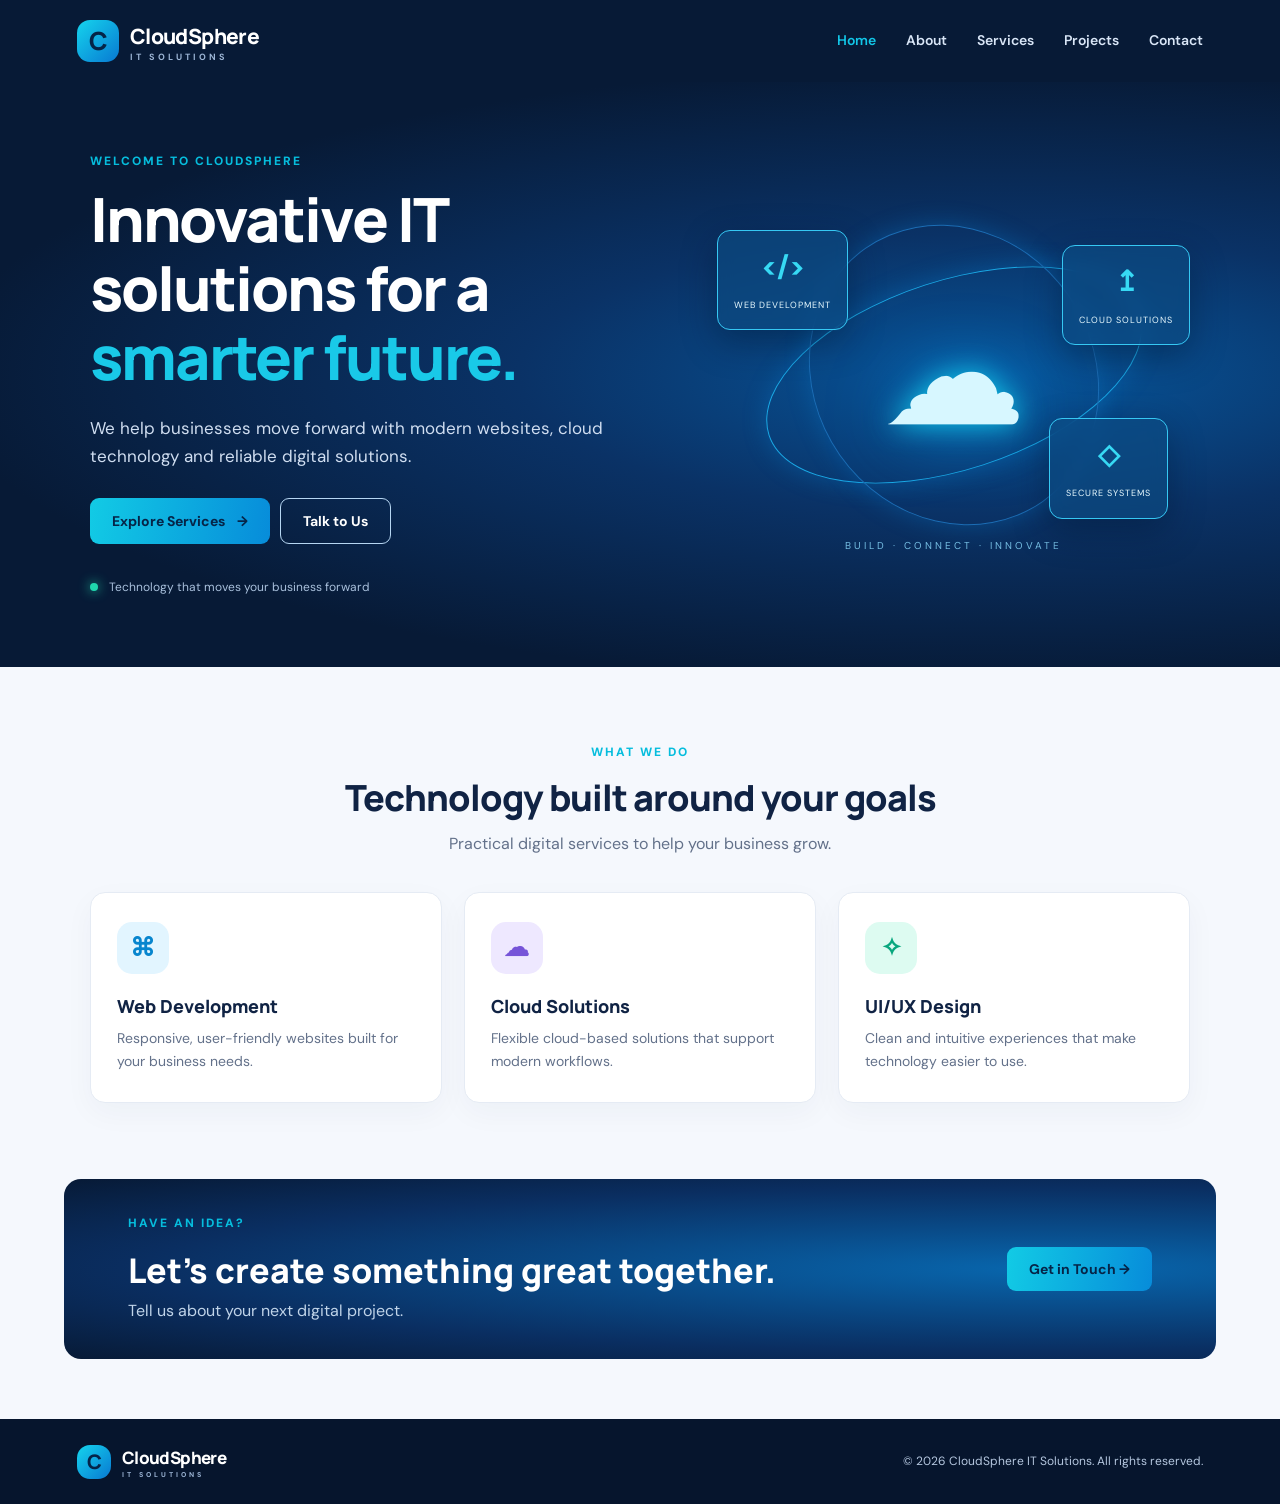
<file: CloudSphere-IT-Solutions/index.html>
<!DOCTYPE html>
<html lang="en">
<head>
  <meta charset="UTF-8">
  <meta name="viewport" content="width=device-width, initial-scale=1.0">
  <meta name="description" content="CloudSphere IT Solutions delivers modern web, cloud and digital technology solutions.">
  <title>CloudSphere IT Solutions | Home</title>
  <link rel="stylesheet" href="style.css">
  <script src="script.js" defer></script>
</head>
<body>
<header class="site-header">
  <a class="brand" href="index.html"><span class="brand-mark">C</span><span>CloudSphere<small>IT SOLUTIONS</small></span></a>
  <button class="menu-toggle" aria-label="Toggle navigation" aria-expanded="false">☰</button>
  <nav class="nav-links">
    <a class="active" href="index.html">Home</a><a href="about.html">About</a>
    <a href="services.html">Services</a><a href="projects.html">Projects</a><a href="contact.html">Contact</a>
  </nav>
</header>
<main>
  <section class="hero">
    <div class="hero-copy">
      <p class="eyebrow">WELCOME TO CLOUDSPHERE</p>
      <h1>Innovative IT solutions for a <span>smarter future.</span></h1>
      <p class="hero-text">We help businesses move forward with modern websites, cloud technology and reliable digital solutions.</p>
      <div class="hero-actions"><a class="btn" href="services.html">Explore Services <span>→</span></a><a class="btn btn-ghost" href="contact.html">Talk to Us</a></div>
      <div class="hero-note"><span class="status-dot"></span> Technology that moves your business forward</div>
    </div>
    <div class="hero-art" aria-label="Abstract cloud technology illustration">
      <div class="orbit orbit-one"></div><div class="orbit orbit-two"></div>
      <div class="cloud-symbol">☁</div>
      <div class="glass-card card-code"><span> &lt;/&gt; </span><small>WEB DEVELOPMENT</small></div>
      <div class="glass-card card-cloud"><span>↥</span><small>CLOUD SOLUTIONS</small></div>
      <div class="glass-card card-shield"><span>◇</span><small>SECURE SYSTEMS</small></div>
      <div class="art-caption">BUILD · CONNECT · INNOVATE</div>
    </div>
  </section>
  <section class="section">
    <div class="section-heading"><p class="eyebrow">WHAT WE DO</p><h2>Technology built around your goals</h2><p>Practical digital services to help your business grow.</p></div>
    <div class="card-grid">
      <article class="feature-card"><div class="icon-bubble">⌘</div><h3>Web Development</h3><p>Responsive, user-friendly websites built for your business needs.</p></article>
      <article class="feature-card"><div class="icon-bubble purple">☁</div><h3>Cloud Solutions</h3><p>Flexible cloud-based solutions that support modern workflows.</p></article>
      <article class="feature-card"><div class="icon-bubble green">✧</div><h3>UI/UX Design</h3><p>Clean and intuitive experiences that make technology easier to use.</p></article>
    </div>
  </section>
  <section class="cta-band"><div><p class="eyebrow">HAVE AN IDEA?</p><h2>Let's create something great together.</h2><p>Tell us about your next digital project.</p></div><a class="btn" href="contact.html">Get in Touch →</a></section>
</main>
<footer class="footer"><a class="brand footer-brand" href="index.html"><span class="brand-mark">C</span><span>CloudSphere<small>IT SOLUTIONS</small></span></a><p>© 2026 CloudSphere IT Solutions. All rights reserved.</p></footer>
</body></html>
</file>
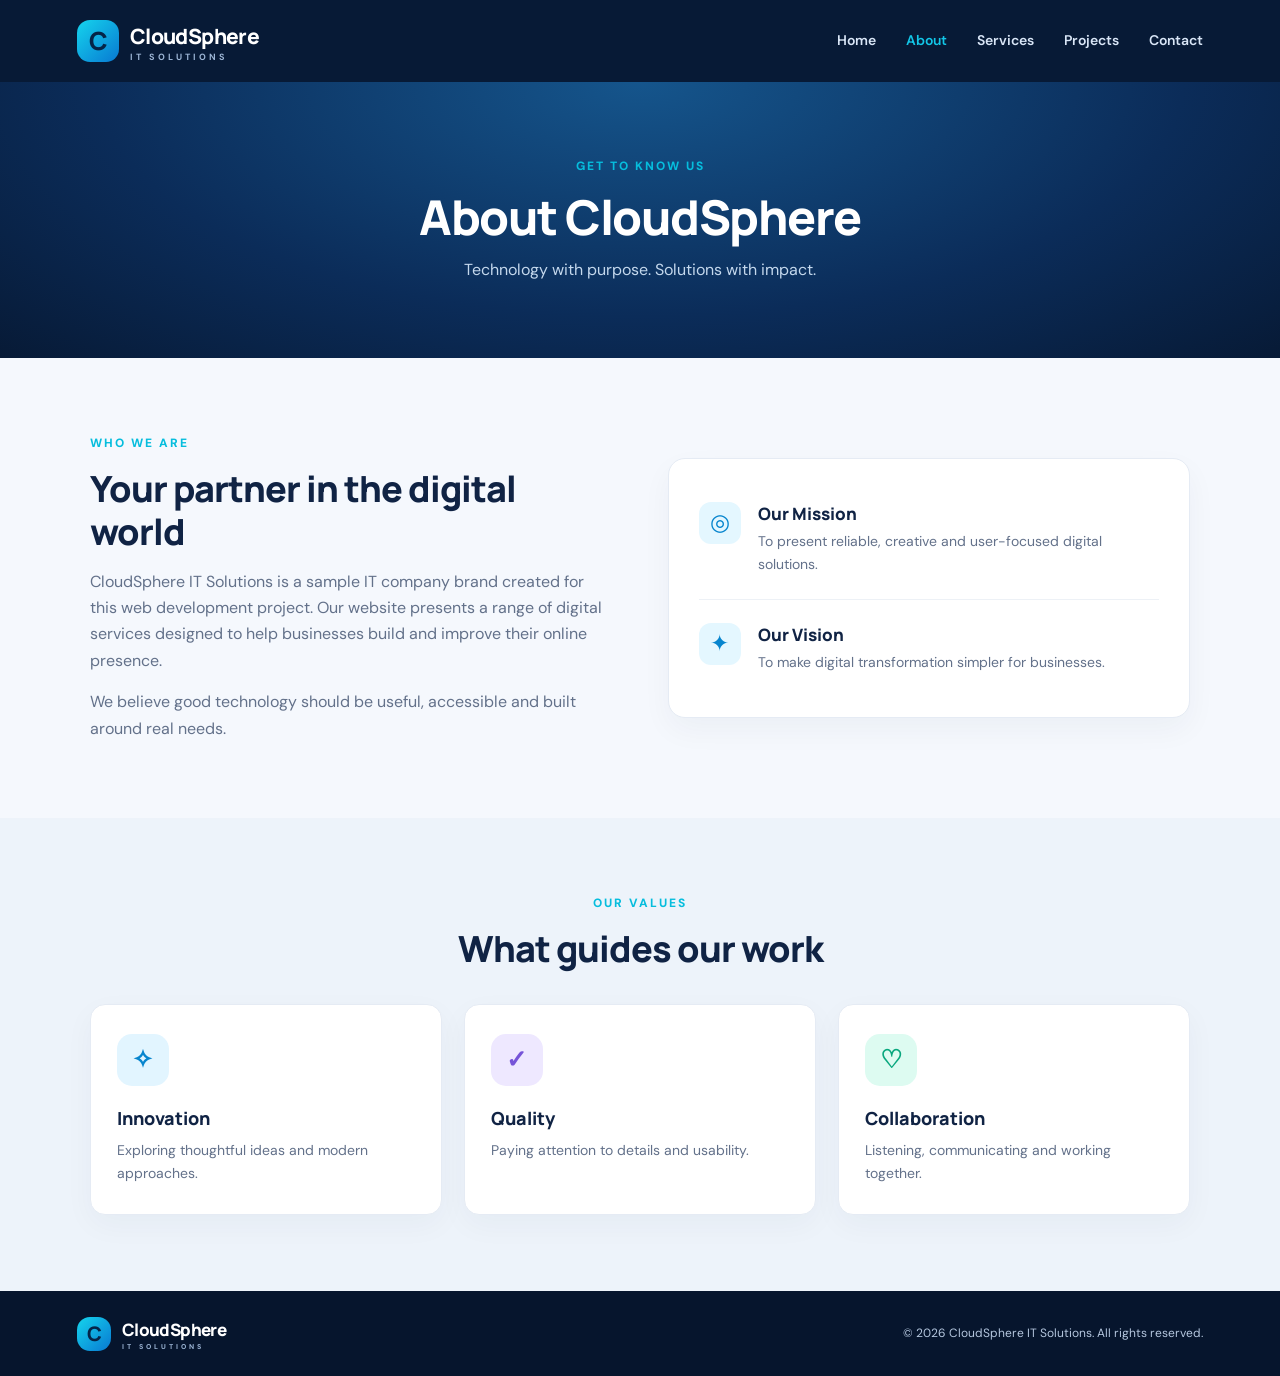
<file: CloudSphere-IT-Solutions/about.html>
<!DOCTYPE html>
<html lang="en"><head><meta charset="UTF-8"><meta name="viewport" content="width=device-width, initial-scale=1.0"><meta name="description" content="Learn about CloudSphere IT Solutions."><title>About | CloudSphere IT Solutions</title><link rel="stylesheet" href="style.css"><script src="script.js" defer></script></head>
<body>
<header class="site-header"><a class="brand" href="index.html"><span class="brand-mark">C</span><span>CloudSphere<small>IT SOLUTIONS</small></span></a><button class="menu-toggle" aria-label="Toggle navigation" aria-expanded="false">☰</button><nav class="nav-links"><a href="index.html">Home</a><a class="active" href="about.html">About</a><a href="services.html">Services</a><a href="projects.html">Projects</a><a href="contact.html">Contact</a></nav></header>
<main><section class="page-hero"><p class="eyebrow">GET TO KNOW US</p><h1>About CloudSphere</h1><p>Technology with purpose. Solutions with impact.</p></section>
<section class="section split-section"><div><p class="eyebrow">WHO WE ARE</p><h2>Your partner in the digital world</h2><p>CloudSphere IT Solutions is a sample IT company brand created for this web development project. Our website presents a range of digital services designed to help businesses build and improve their online presence.</p><p>We believe good technology should be useful, accessible and built around real needs.</p></div><div class="mission-panel"><div class="mission-item"><span>◎</span><div><h3>Our Mission</h3><p>To present reliable, creative and user-focused digital solutions.</p></div></div><div class="mission-item"><span>✦</span><div><h3>Our Vision</h3><p>To make digital transformation simpler for businesses.</p></div></div></div></section>
<section class="section soft-section"><div class="section-heading"><p class="eyebrow">OUR VALUES</p><h2>What guides our work</h2></div><div class="card-grid"><article class="feature-card"><div class="icon-bubble">✧</div><h3>Innovation</h3><p>Exploring thoughtful ideas and modern approaches.</p></article><article class="feature-card"><div class="icon-bubble purple">✓</div><h3>Quality</h3><p>Paying attention to details and usability.</p></article><article class="feature-card"><div class="icon-bubble green">♡</div><h3>Collaboration</h3><p>Listening, communicating and working together.</p></article></div></section></main>
<footer class="footer"><a class="brand footer-brand" href="index.html"><span class="brand-mark">C</span><span>CloudSphere<small>IT SOLUTIONS</small></span></a><p>© 2026 CloudSphere IT Solutions. All rights reserved.</p></footer></body></html>
</file>
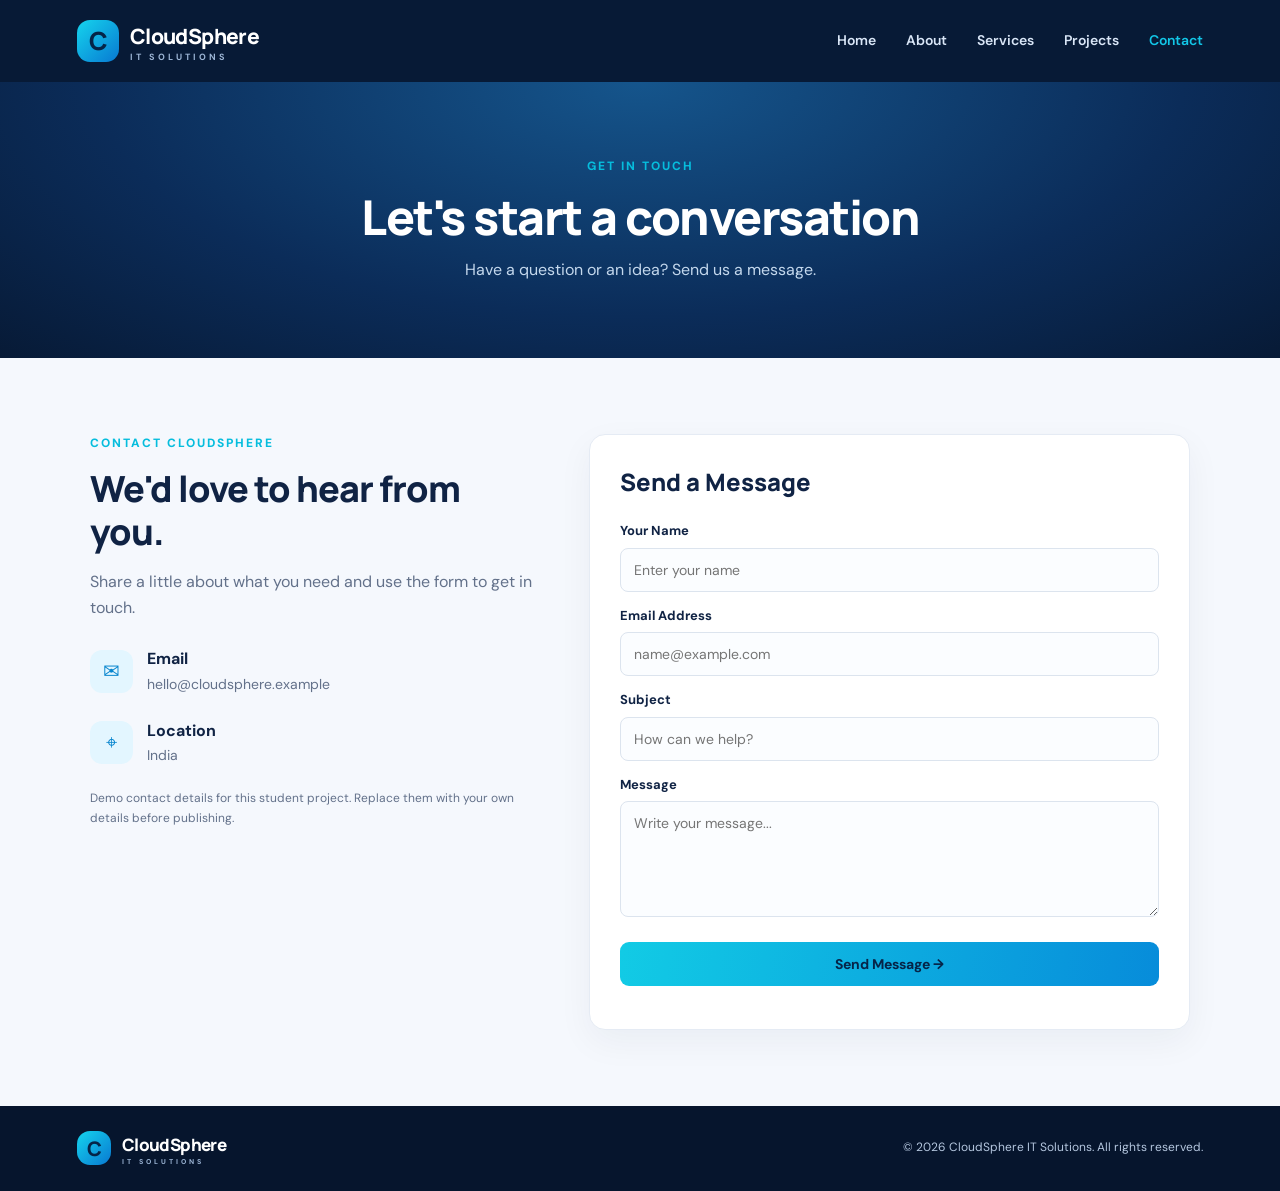
<file: CloudSphere-IT-Solutions/contact.html>
<!DOCTYPE html>
<html lang="en"><head><meta charset="UTF-8"><meta name="viewport" content="width=device-width, initial-scale=1.0"><meta name="description" content="Contact CloudSphere IT Solutions."><title>Contact | CloudSphere IT Solutions</title><link rel="stylesheet" href="style.css"><script src="script.js" defer></script></head>
<body>
<header class="site-header"><a class="brand" href="index.html"><span class="brand-mark">C</span><span>CloudSphere<small>IT SOLUTIONS</small></span></a><button class="menu-toggle" aria-label="Toggle navigation" aria-expanded="false">☰</button><nav class="nav-links"><a href="index.html">Home</a><a href="about.html">About</a><a href="services.html">Services</a><a href="projects.html">Projects</a><a class="active" href="contact.html">Contact</a></nav></header>
<main><section class="page-hero"><p class="eyebrow">GET IN TOUCH</p><h1>Let's start a conversation</h1><p>Have a question or an idea? Send us a message.</p></section>
<section class="section contact-layout"><div class="contact-copy"><p class="eyebrow">CONTACT CLOUDSPHERE</p><h2>We'd love to hear from you.</h2><p>Share a little about what you need and use the form to get in touch.</p><div class="contact-detail"><span>✉</span><div><b>Email</b><p>hello@cloudsphere.example</p></div></div><div class="contact-detail"><span>⌖</span><div><b>Location</b><p>India</p></div></div><p class="small-note">Demo contact details for this student project. Replace them with your own details before publishing.</p></div>
<form class="contact-form" id="contactForm" novalidate><h2>Send a Message</h2><label for="name">Your Name</label><input id="name" name="name" type="text" placeholder="Enter your name" required><label for="email">Email Address</label><input id="email" name="email" type="email" placeholder="name@example.com" required><label for="subject">Subject</label><input id="subject" name="subject" type="text" placeholder="How can we help?" required><label for="message">Message</label><textarea id="message" name="message" rows="5" placeholder="Write your message..." required></textarea><button class="btn submit-btn" type="submit">Send Message →</button><p id="formMessage" class="form-message" role="status" aria-live="polite"></p></form></section></main>
<footer class="footer"><a class="brand footer-brand" href="index.html"><span class="brand-mark">C</span><span>CloudSphere<small>IT SOLUTIONS</small></span></a><p>© 2026 CloudSphere IT Solutions. All rights reserved.</p></footer></body></html>
</file>
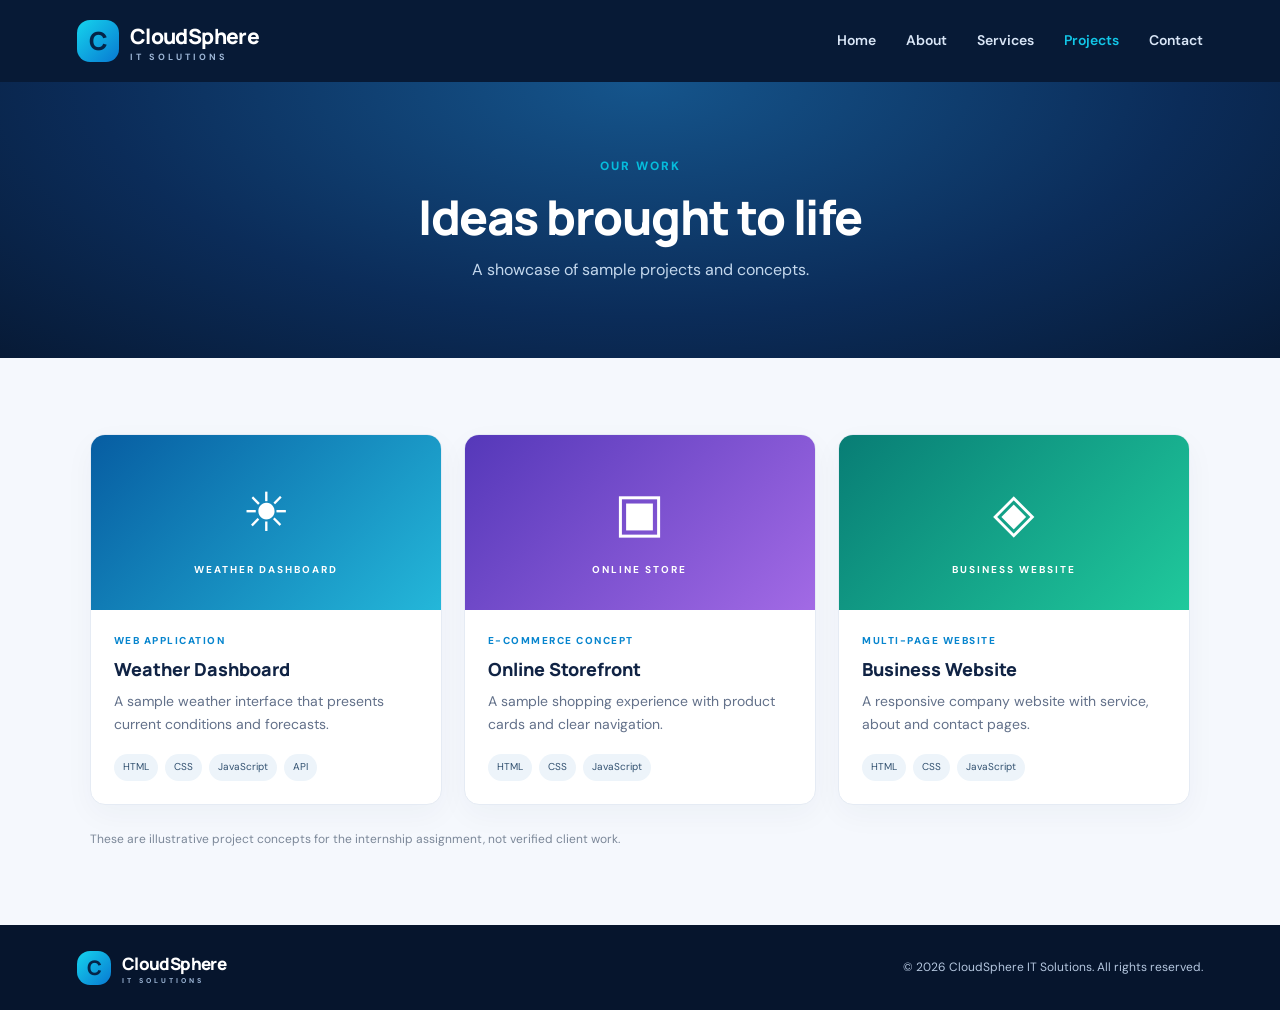
<file: CloudSphere-IT-Solutions/projects.html>
<!DOCTYPE html>
<html lang="en"><head><meta charset="UTF-8"><meta name="viewport" content="width=device-width, initial-scale=1.0"><meta name="description" content="Sample project showcase for CloudSphere IT Solutions."><title>Projects | CloudSphere IT Solutions</title><link rel="stylesheet" href="style.css"><script src="script.js" defer></script></head>
<body>
<header class="site-header"><a class="brand" href="index.html"><span class="brand-mark">C</span><span>CloudSphere<small>IT SOLUTIONS</small></span></a><button class="menu-toggle" aria-label="Toggle navigation" aria-expanded="false">☰</button><nav class="nav-links"><a href="index.html">Home</a><a href="about.html">About</a><a href="services.html">Services</a><a class="active" href="projects.html">Projects</a><a href="contact.html">Contact</a></nav></header>
<main><section class="page-hero"><p class="eyebrow">OUR WORK</p><h1>Ideas brought to life</h1><p>A showcase of sample projects and concepts.</p></section>
<section class="section"><div class="card-grid">
<article class="project-card"><div class="project-visual weather-visual"><span>☀</span><small>WEATHER DASHBOARD</small></div><div class="project-body"><p class="project-type">WEB APPLICATION</p><h3>Weather Dashboard</h3><p>A sample weather interface that presents current conditions and forecasts.</p><div class="tags"><span>HTML</span><span>CSS</span><span>JavaScript</span><span>API</span></div></div></article>
<article class="project-card"><div class="project-visual shop-visual"><span>▣</span><small>ONLINE STORE</small></div><div class="project-body"><p class="project-type">E-COMMERCE CONCEPT</p><h3>Online Storefront</h3><p>A sample shopping experience with product cards and clear navigation.</p><div class="tags"><span>HTML</span><span>CSS</span><span>JavaScript</span></div></div></article>
<article class="project-card"><div class="project-visual business-visual"><span>◈</span><small>BUSINESS WEBSITE</small></div><div class="project-body"><p class="project-type">MULTI-PAGE WEBSITE</p><h3>Business Website</h3><p>A responsive company website with service, about and contact pages.</p><div class="tags"><span>HTML</span><span>CSS</span><span>JavaScript</span></div></div></article>
</div><p class="disclaimer">These are illustrative project concepts for the internship assignment, not verified client work.</p></section></main>
<footer class="footer"><a class="brand footer-brand" href="index.html"><span class="brand-mark">C</span><span>CloudSphere<small>IT SOLUTIONS</small></span></a><p>© 2026 CloudSphere IT Solutions. All rights reserved.</p></footer></body></html>
</file>
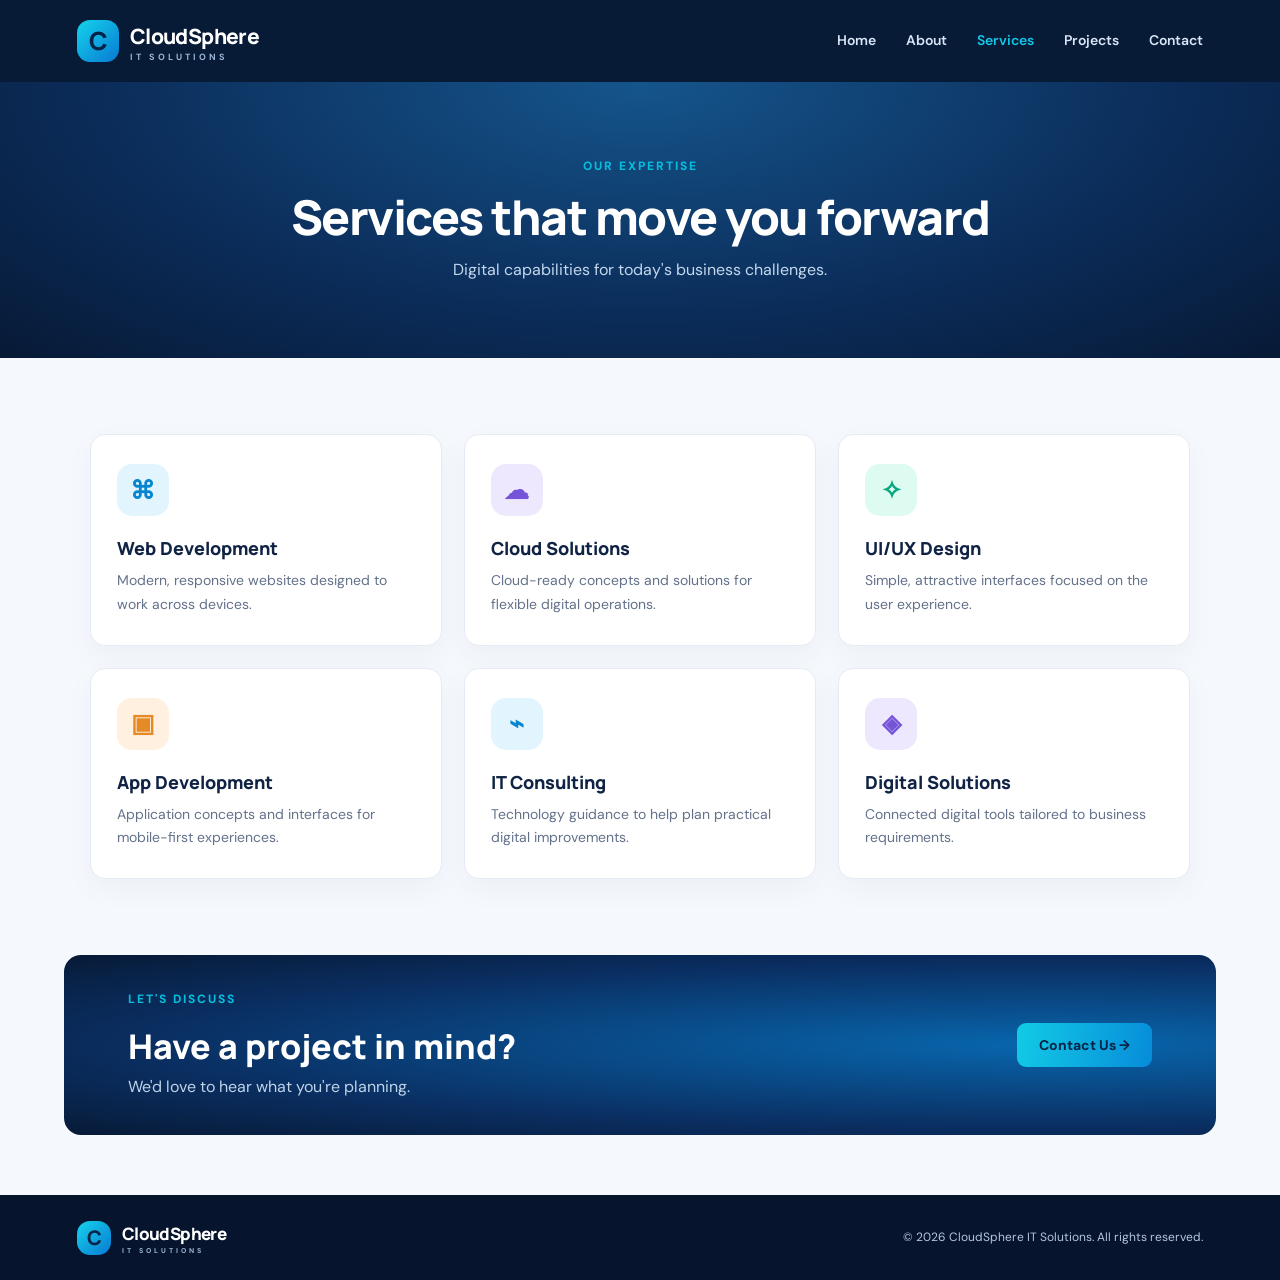
<file: CloudSphere-IT-Solutions/services.html>
<!DOCTYPE html>
<html lang="en"><head><meta charset="UTF-8"><meta name="viewport" content="width=device-width, initial-scale=1.0"><meta name="description" content="Explore CloudSphere IT Solutions services."><title>Services | CloudSphere IT Solutions</title><link rel="stylesheet" href="style.css"><script src="script.js" defer></script></head>
<body>
<header class="site-header"><a class="brand" href="index.html"><span class="brand-mark">C</span><span>CloudSphere<small>IT SOLUTIONS</small></span></a><button class="menu-toggle" aria-label="Toggle navigation" aria-expanded="false">☰</button><nav class="nav-links"><a href="index.html">Home</a><a href="about.html">About</a><a class="active" href="services.html">Services</a><a href="projects.html">Projects</a><a href="contact.html">Contact</a></nav></header>
<main><section class="page-hero"><p class="eyebrow">OUR EXPERTISE</p><h1>Services that move you forward</h1><p>Digital capabilities for today's business challenges.</p></section>
<section class="section"><div class="card-grid services-grid">
<article class="feature-card"><div class="icon-bubble">⌘</div><h3>Web Development</h3><p>Modern, responsive websites designed to work across devices.</p></article>
<article class="feature-card"><div class="icon-bubble purple">☁</div><h3>Cloud Solutions</h3><p>Cloud-ready concepts and solutions for flexible digital operations.</p></article>
<article class="feature-card"><div class="icon-bubble green">✧</div><h3>UI/UX Design</h3><p>Simple, attractive interfaces focused on the user experience.</p></article>
<article class="feature-card"><div class="icon-bubble orange">▣</div><h3>App Development</h3><p>Application concepts and interfaces for mobile-first experiences.</p></article>
<article class="feature-card"><div class="icon-bubble">⌁</div><h3>IT Consulting</h3><p>Technology guidance to help plan practical digital improvements.</p></article>
<article class="feature-card"><div class="icon-bubble purple">◈</div><h3>Digital Solutions</h3><p>Connected digital tools tailored to business requirements.</p></article>
</div></section><section class="cta-band"><div><p class="eyebrow">LET'S DISCUSS</p><h2>Have a project in mind?</h2><p>We'd love to hear what you're planning.</p></div><a class="btn" href="contact.html">Contact Us →</a></section></main>
<footer class="footer"><a class="brand footer-brand" href="index.html"><span class="brand-mark">C</span><span>CloudSphere<small>IT SOLUTIONS</small></span></a><p>© 2026 CloudSphere IT Solutions. All rights reserved.</p></footer></body></html>
</file>
<file: CloudSphere-IT-Solutions/style.css>
@import url('https://fonts.googleapis.com/css2?family=DM+Sans:wght@400;500;600;700;800&family=Manrope:wght@400;500;600;700;800&display=swap');
:root{--navy:#071a36;--navy2:#0b2c59;--blue:#087fce;--cyan:#12c7e8;--ink:#102344;--muted:#63718a;--paper:#f5f8fd;--white:#fff}
*{box-sizing:border-box;margin:0;padding:0}
html{scroll-behavior:smooth}
body{font-family:'DM Sans',Arial,sans-serif;color:var(--ink);background:var(--paper);line-height:1.65}
a{color:inherit}
.site-header{min-height:82px;background:var(--navy);display:flex;align-items:center;justify-content:space-between;padding:14px 6%;gap:24px;position:relative;z-index:5}
.brand{display:flex;align-items:center;gap:11px;text-decoration:none;color:white;font-family:Manrope,sans-serif;font-weight:800;font-size:21px;letter-spacing:-.6px}
.brand small{display:block;font:700 9px 'DM Sans',sans-serif;letter-spacing:3px;color:#9db6d6;margin-top:-2px}
.brand-mark{width:42px;height:42px;border-radius:13px;background:linear-gradient(135deg,#15d4ed,#0879d2);display:grid;place-items:center;color:#052448;font-size:25px;font-weight:800}
.nav-links{display:flex;align-items:center;gap:30px}
.nav-links a{text-decoration:none;color:#d9e6f7;font-size:14px;font-weight:600;transition:.2s}
.nav-links a:hover,.nav-links a.active{color:var(--cyan)}
.menu-toggle{display:none;border:1px solid #365477;background:transparent;color:white;border-radius:8px;padding:7px 11px;font-size:22px}
.hero{min-height:530px;background:radial-gradient(ellipse at 78% 50%,#07569b 0%,#0a3266 34%,#071a36 75%);color:white;padding:70px 7%;display:grid;grid-template-columns:1.12fr .88fr;align-items:center;gap:25px;overflow:hidden}
.hero-copy{max-width:680px;position:relative;z-index:1}
.eyebrow{color:#06bddd;font-weight:800;letter-spacing:2px;font-size:12px;margin-bottom:13px}
.hero h1,.page-hero h1{font-family:Manrope,sans-serif;font-size:clamp(36px,5vw,61px);line-height:1.13;letter-spacing:-2px;font-weight:800}
.hero h1 span{color:#19c9e8}
.hero-text{color:#d0def1;font-size:17px;max-width:560px;margin:22px 0 28px}
.hero-actions{display:flex;flex-wrap:wrap;gap:10px}
.btn{display:inline-flex;justify-content:center;align-items:center;gap:12px;border:0;border-radius:9px;padding:13px 22px;background:linear-gradient(100deg,#12cbe5,#078cda);color:#062447;text-decoration:none;font:700 14px 'DM Sans',sans-serif;cursor:pointer;transition:transform .2s,filter .2s}
.btn:hover{transform:translateY(-2px);filter:brightness(1.06)}
.btn-ghost{background:transparent;border:1px solid #b6d6f2;color:white}
.hero-note{margin-top:34px;color:#a9c0dc;font-size:12px}
.status-dot{display:inline-block;width:8px;height:8px;border-radius:50%;background:#20d6ad;margin-right:8px;box-shadow:0 0 12px #20d6ad}
.hero-art{height:360px;position:relative;display:grid;place-items:center}
.orbit{position:absolute;border:1px solid #1aa9e6;border-radius:50%;transform:rotate(-18deg);box-shadow:0 0 25px #087fce55}
.orbit-one{width:390px;height:190px}.orbit-two{width:310px;height:280px;transform:rotate(55deg);border-color:#1b6db5}
.cloud-symbol{font-size:145px;color:#d7f7ff;text-shadow:0 0 28px #12c7e8,0 0 70px #087fce;z-index:1}
.glass-card{position:absolute;background:#0c4b83aa;border:1px solid #36c8f3;border-radius:13px;padding:13px 16px;color:#e9faff;box-shadow:0 12px 35px #00152c66;backdrop-filter:blur(8px);z-index:2}
.glass-card span{display:block;text-align:center;font-size:28px;color:#37d9f4;font-weight:800}.glass-card small{font-size:9px;letter-spacing:1px}
.card-code{left:0;top:35px}.card-cloud{right:0;top:50px}.card-shield{right:22px;bottom:36px}.art-caption{position:absolute;bottom:0;color:#76bfe4;font-size:10px;letter-spacing:3px}
.section{padding:76px 7%;max-width:1440px;margin:auto}
.section-heading{text-align:center;margin:0 auto 34px;max-width:700px}
.section-heading h2,.split-section h2,.contact-copy h2{font:800 clamp(27px,3vw,36px)/1.2 Manrope,sans-serif;letter-spacing:-1px;color:var(--ink);margin-bottom:12px}
.section-heading>p:last-child{color:var(--muted)}
.card-grid{display:grid;grid-template-columns:repeat(3,minmax(0,1fr));gap:22px}
.feature-card{background:white;border:1px solid #e5ebf4;border-radius:15px;padding:29px 26px;box-shadow:0 10px 30px #142c4b0a;transition:.25s}
.feature-card:hover,.project-card:hover{transform:translateY(-5px);box-shadow:0 16px 35px #142c4b16}
.icon-bubble{width:52px;height:52px;border-radius:15px;background:#e2f5ff;color:#0785ce;display:grid;place-items:center;font-size:25px;font-weight:700;margin-bottom:20px}
.icon-bubble.purple{background:#eee8ff;color:#7654d8}.icon-bubble.green{background:#ddfbf1;color:#08a77e}.icon-bubble.orange{background:#fff0df;color:#e58a25}
.feature-card h3,.project-body h3{font:800 18px Manrope,sans-serif;margin-bottom:9px}
.feature-card p,.project-body>p:not(.project-type){color:var(--muted);font-size:14px}
.cta-band{margin:0 5% 60px;border-radius:17px;padding:35px 5%;background:radial-gradient(ellipse at 85% 50%,#0866ad,#0a2e61 65%,#071a36);color:white;display:flex;align-items:center;justify-content:space-between;gap:24px}
.cta-band h2{font:800 clamp(23px,3vw,34px) Manrope,sans-serif}.cta-band p:not(.eyebrow){color:#c0d4e9;margin-top:5px}
.footer{background:#06152d;color:#b5c7df;padding:25px 6%;display:flex;align-items:center;justify-content:space-between;gap:20px;font-size:12px}
.footer-brand{font-size:17px}.footer-brand .brand-mark{width:34px;height:34px;font-size:20px}.footer-brand small{font-size:7px}
.page-hero{text-align:center;padding:75px 6%;background:radial-gradient(ellipse at 50% 0%,#15558c,#0b2c59 60%,#071a36);color:white}
.page-hero h1{font-size:clamp(32px,5vw,48px);letter-spacing:-1.5px}.page-hero>p:last-child{color:#c4d8ed;margin-top:13px}
.split-section{display:grid;grid-template-columns:1fr 1fr;gap:55px;align-items:center}
.split-section>div:first-child>p:not(.eyebrow){color:var(--muted);margin-top:15px}
.mission-panel{background:white;border:1px solid #e5ebf4;border-radius:17px;padding:30px;box-shadow:0 12px 30px #1023440b}
.mission-item{display:flex;gap:17px;padding:13px 0}.mission-item+ .mission-item{border-top:1px solid #edf1f6;margin-top:10px;padding-top:23px}
.mission-item>span{flex:none;width:42px;height:42px;border-radius:12px;background:#e4f7ff;color:#0785ce;display:grid;place-items:center;font-size:23px}
.mission-item h3{font:800 17px Manrope,sans-serif}.mission-item p{color:var(--muted);font-size:14px;margin-top:5px}
.soft-section{background:#edf3fa;max-width:none}
.services-grid{grid-template-columns:repeat(3,minmax(0,1fr))}
.project-card{background:white;border:1px solid #e5ebf4;border-radius:15px;overflow:hidden;box-shadow:0 10px 30px #142c4b0a;transition:.25s}
.project-visual{height:175px;display:flex;flex-direction:column;align-items:center;justify-content:center;color:white;gap:5px}
.project-visual span{font-size:54px}.project-visual small{font-size:10px;letter-spacing:2px;font-weight:700}
.weather-visual{background:linear-gradient(135deg,#075da2,#24b7d9)}.shop-visual{background:linear-gradient(135deg,#5538b9,#a26ae5)}.business-visual{background:linear-gradient(135deg,#087d75,#20c99c)}
.project-body{padding:23px}.project-type{color:#0785ce;font-size:10px;letter-spacing:1.5px;font-weight:800;margin-bottom:7px}
.tags{display:flex;gap:7px;flex-wrap:wrap;margin-top:18px}.tags span{font-size:10px;color:#31506f;background:#edf4fa;padding:5px 9px;border-radius:20px}
.disclaimer,.small-note{color:#7b8798;font-size:12px;margin-top:25px}
.contact-layout{display:grid;grid-template-columns:.85fr 1.15fr;gap:55px;align-items:start}
.contact-copy>p:not(.eyebrow){color:var(--muted);margin:15px 0 25px}
.contact-detail{display:flex;align-items:center;gap:14px;margin:22px 0}.contact-detail>span{width:43px;height:43px;border-radius:12px;background:#e3f6ff;color:#0785ce;display:grid;place-items:center;font-size:20px}.contact-detail p{font-size:14px;color:var(--muted)}
.contact-form{background:white;border:1px solid #e5ebf4;border-radius:16px;padding:30px;box-shadow:0 12px 35px #1023440d}
.contact-form h2{font:800 24px Manrope,sans-serif;margin-bottom:22px}
.contact-form label{display:block;font-size:13px;font-weight:700;margin:13px 0 6px}
.contact-form input,.contact-form textarea{width:100%;padding:12px 13px;border:1px solid #dce4ee;border-radius:8px;font:14px 'DM Sans',sans-serif;color:var(--ink);background:#fbfdff;outline:none}
.contact-form input:focus,.contact-form textarea:focus{border-color:#0aa9d5;box-shadow:0 0 0 3px #0aa9d51a}
.contact-form textarea{resize:vertical}.submit-btn{width:100%;margin-top:16px}
.form-message{font-size:13px;margin-top:13px;font-weight:700}.form-message.success{color:#07875d}.form-message.error{color:#c33}
@media(max-width:850px){.hero{grid-template-columns:1fr;padding-top:65px}.hero-art{height:280px;max-width:500px;width:100%;margin:auto}.card-grid,.services-grid{grid-template-columns:repeat(2,minmax(0,1fr))}.split-section,.contact-layout{gap:30px}}
@media(max-width:650px){.site-header{min-height:70px;padding:12px 5%;flex-wrap:wrap}.menu-toggle{display:block}.nav-links{display:none;flex-direction:column;align-items:stretch;width:100%;gap:0;padding:5px 0 10px}.nav-links.open{display:flex}.nav-links a{padding:11px 5px;border-top:1px solid #203b5e}.hero{padding:55px 6% 35px;min-height:auto}.hero h1{font-size:39px}.hero-text{font-size:15px}.hero-art{height:245px}.cloud-symbol{font-size:110px}.orbit-one{width:290px;height:145px}.orbit-two{width:240px;height:220px}.glass-card{padding:9px 11px}.glass-card small{font-size:7px}.card-code{left:0;top:25px}.card-cloud{right:0;top:28px}.card-shield{right:5px;bottom:25px}.section{padding:55px 6%}.card-grid,.services-grid{grid-template-columns:1fr}.feature-card{padding:25px}.cta-band{margin:0 5% 40px;flex-direction:column;align-items:flex-start;padding:28px}.footer{flex-direction:column;align-items:flex-start}.page-hero{padding:58px 6%}.split-section,.contact-layout{grid-template-columns:1fr}.contact-form{padding:22px}}
</file>
